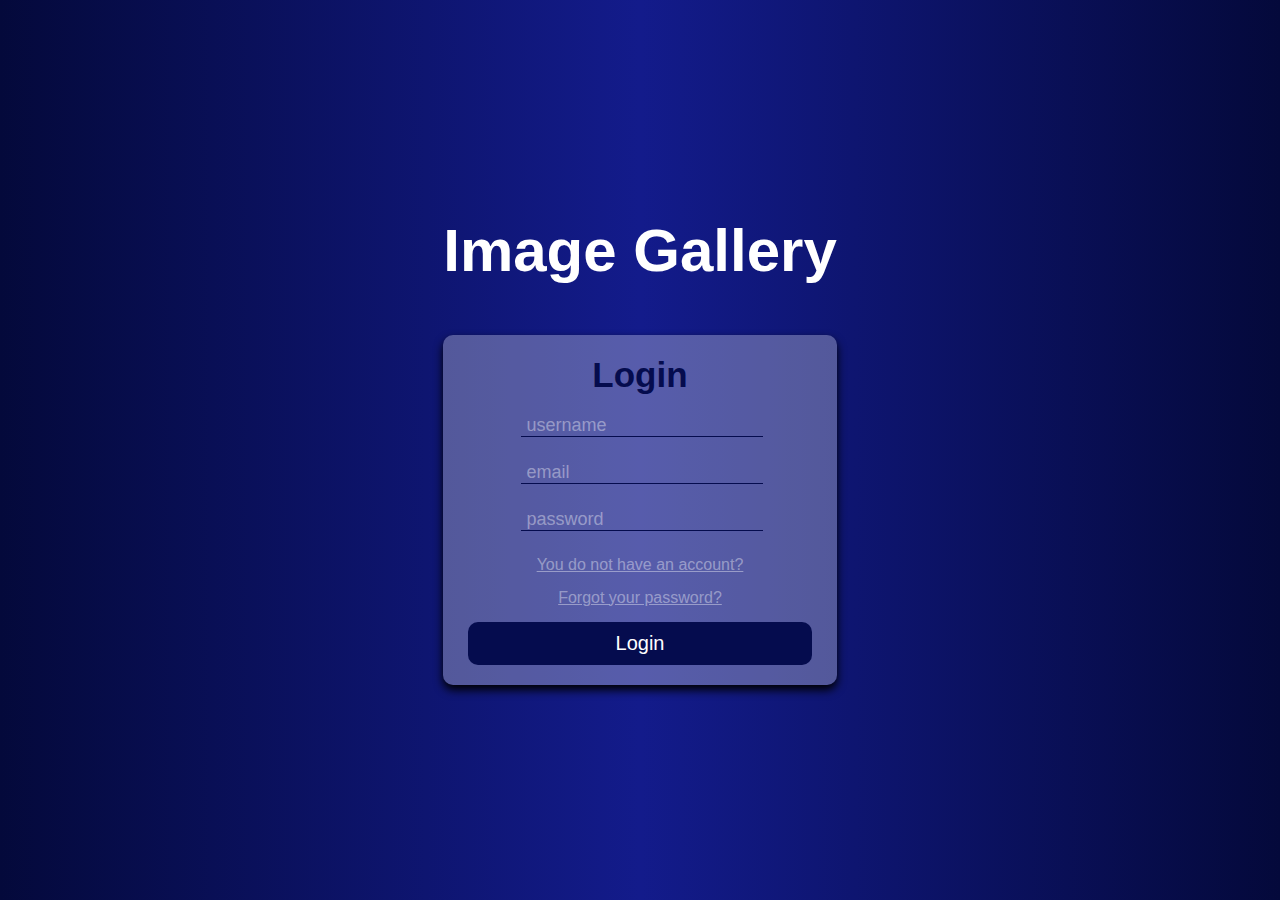
<file: html/index.html>
<!DOCTYPE html>
<html lang="en">
<head>
    <meta charset="UTF-8">
    <meta name="viewport" content="width=device-width, initial-scale=1.0">
    <title>Login</title>
    <link rel="stylesheet" href="../css/styles.css">
    <link rel="stylesheet" href="https://cdnjs.cloudflare.com/ajax/libs/font-awesome/6.5.2/css/all.min.css" integrity="sha512-SnH5WK+bZxgPHs44uWIX+LLJAJ9/2PkPKZ5QiAj6Ta86w+fsb2TkcmfRyVX3pBnMFcV7oQPJkl9QevSCWr3W6A==" crossorigin="anonymous" referrerpolicy="no-referrer" />
</head>
<body>
    <main>
        <h1>Image Gallery</h1>
        <form action="">
            <h2>Login</h2>
            <label>
                <i class="fa-solid fa-user"></i>
                <input placeholder="username" type="text" id="username">
            </label>
            <label>
                <i class="fa-solid fa-envelope"></i>
                <input placeholder="email" id="email" type="email">
            </label>
            <label>
                <i class="fa-solid fa-lock"></i>
                <input placeholder="password" type="password" id="password">
            </label>
            <a href="crear-usuario.html" class="link">You do not have an account?</a>
            <a href="#" class="link">Forgot your password?</a>
            <button id="button">Login</button>
        </form>
       
    </main>
    <script src="../js/index.js"></script>
</body>
</html>
</file>
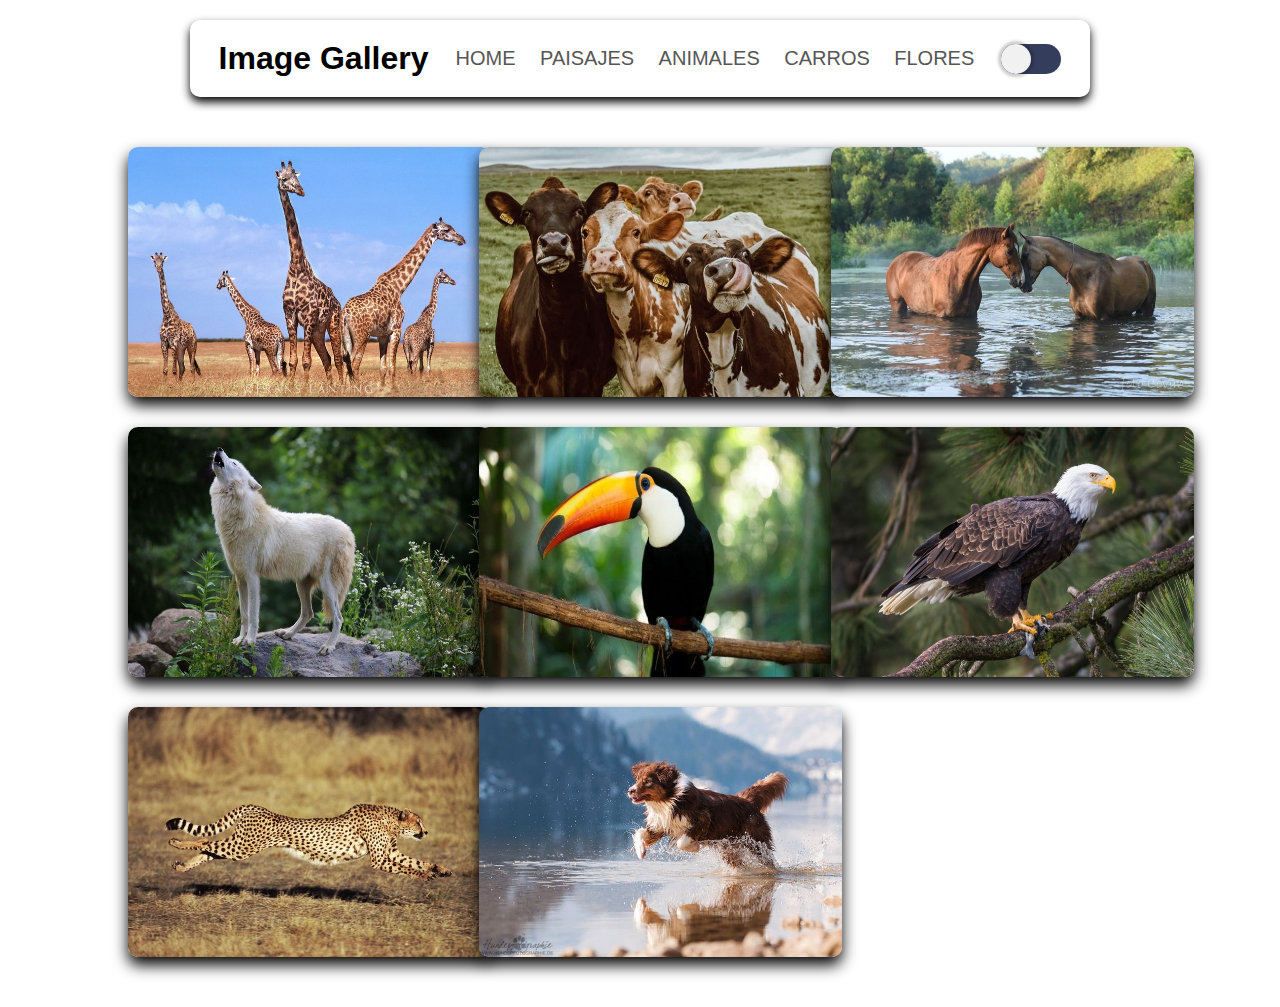
<file: animales.html>
<!DOCTYPE html>
<html lang="en">
<head>
    <meta charset="UTF-8">
    <meta name="viewport" content="width=device-width, initial-scale=1.0">
    <title>Image Gallery (Animales)</title>
    <link rel="stylesheet" href="gallery.css">
    <link rel="stylesheet" href="https://cdnjs.cloudflare.com/ajax/libs/font-awesome/6.5.2/css/all.min.css" integrity="sha512-SnH5WK+bZxgPHs44uWIX+LLJAJ9/2PkPKZ5QiAj6Ta86w+fsb2TkcmfRyVX3pBnMFcV7oQPJkl9QevSCWr3W6A==" crossorigin="anonymous" referrerpolicy="no-referrer" />
</head>
</head>
<body>
    <main>
        <div class="ful-img" id="fulImgBox">
            <img src="img/9470de45-b8bf-4394-97c6-1d99c5108756.jpg" id="fulImg" alt="">
            <span onclick="cerrarImg()">x</span>
        </div>
        <header>
            <nav>
                <div class="container-nav">
                    <div class="logo">
                        <h1><a href="index.html">Image Gallery</a></h1>
                    </div>
                    <div class="enlaces">
                        <a href="gallery.html">HOME</a>
                        <a href="paisajes.html">PAISAJES</a>
                        <a href="#">ANIMALES</a>
                        <a href="carros.html">CARROS</a>
                        <a href="flores.html">FLORES</a>
                    </div>
                    <button class="switch" id="switch">
                        <span><i class="fa-solid fa-sun"></i></span>
                        <span><i class="fa-solid fa-moon"></i></span>
                    </button>
                </div>
            </nav>
           
        </header>
        <div class="gallery">
            <img src="img/9470de45-b8bf-4394-97c6-1d99c5108756.jpg" onclick="abrirFulImg(this.src)" alt="">
            <img src="img/descarga.jpg" onclick="abrirFulImg(this.src)" alt="">
            <img src="img/575d8a1b-100e-4faf-82b7-a0072686c0a7.jpg" onclick="abrirFulImg(this.src)" alt="">
            <img src="img/Wolf.jpg" onclick="abrirFulImg(this.src)" alt="">
            <img src="img/descarga (1).jpg" onclick="abrirFulImg(this.src)" alt="">
            <img src="img/Bald Eagle Perch.jpg" onclick="abrirFulImg(this.src)" alt="">
            <img src="img/descarga (2).jpg" onclick="abrirFulImg(this.src)" alt="">
            <img src="img/descarga (3).jpg" onclick="abrirFulImg(this.src)" alt="">
        </div>
    </main>
    <script src="gallery.js"></script>
</body>
</html>
</file>
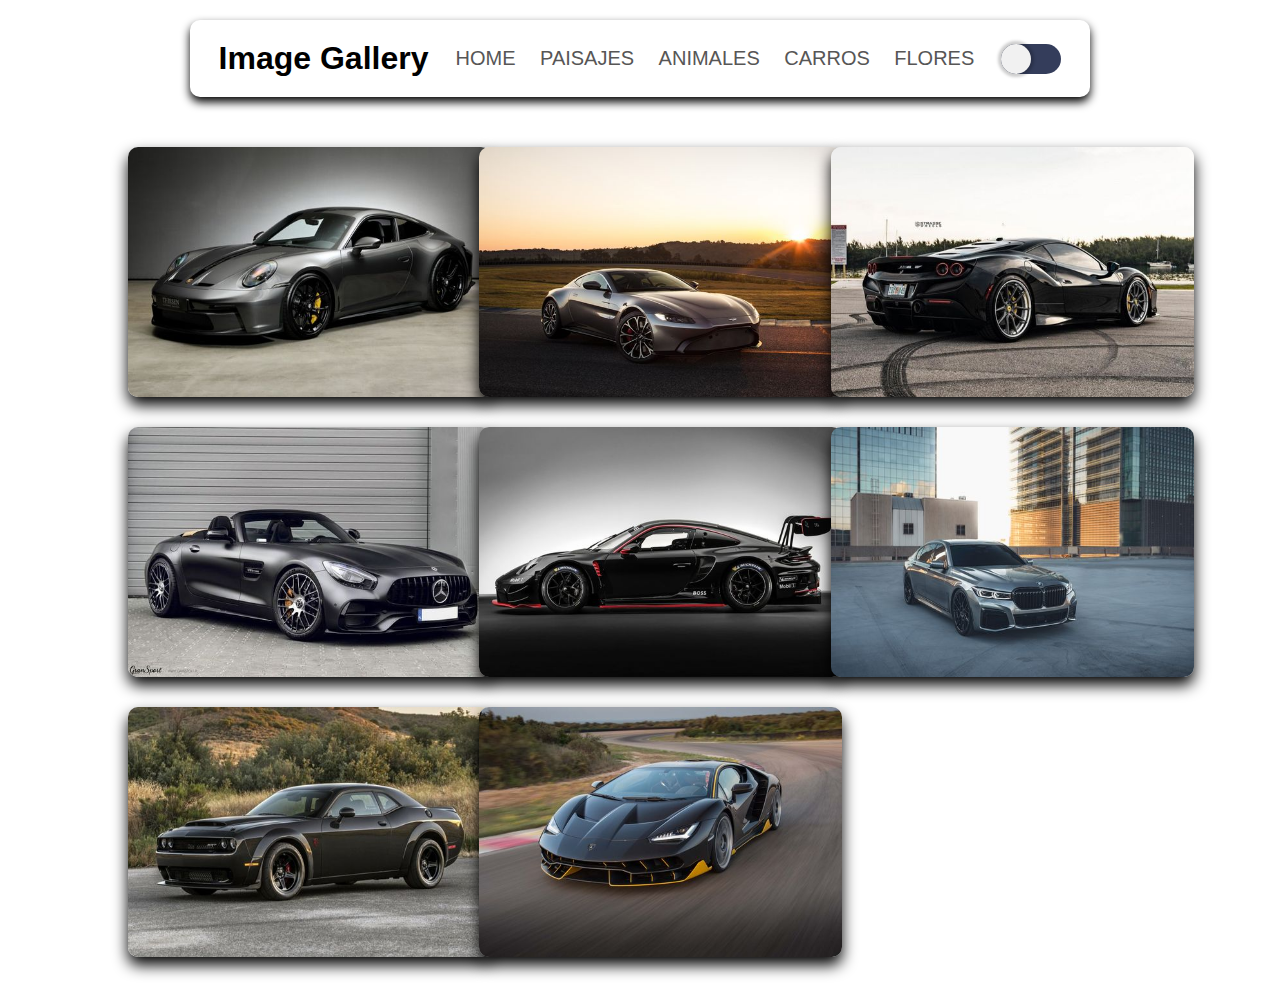
<file: carros.html>
<!DOCTYPE html>
<html lang="en">
<head>
    <meta charset="UTF-8">
    <meta name="viewport" content="width=device-width, initial-scale=1.0">
    <title>Image Gallery (Carros)</title>
    <link rel="stylesheet" href="gallery.css">
    <link rel="stylesheet" href="https://cdnjs.cloudflare.com/ajax/libs/font-awesome/6.5.2/css/all.min.css" integrity="sha512-SnH5WK+bZxgPHs44uWIX+LLJAJ9/2PkPKZ5QiAj6Ta86w+fsb2TkcmfRyVX3pBnMFcV7oQPJkl9QevSCWr3W6A==" crossorigin="anonymous" referrerpolicy="no-referrer" />
</head>
</head>
<body>
    <main>
        <div class="ful-img" id="fulImgBox">
            <img src="img/9470de45-b8bf-4394-97c6-1d99c5108756.jpg" id="fulImg" alt="">
            <span onclick="cerrarImg()">x</span>
        </div>
        <header>
            <nav>
                <div class="container-nav">
                    <div class="logo">
                        <h1><a href="index.html">Image Gallery</a></h1>
                    </div>
                    <div class="enlaces">
                        <a href="gallery.html">HOME</a>
                        <a href="paisajes.html">PAISAJES</a>
                        <a href="animales.html">ANIMALES</a>
                        <a href="#">CARROS</a>
                        <a href="flores.html">FLORES</a>
                    </div>
                    <button class="switch" id="switch">
                        <span><i class="fa-solid fa-sun"></i></span>
                        <span><i class="fa-solid fa-moon"></i></span>
                    </button>
                </div>
            </nav>
        </header>
        <div class="gallery">
            <img src="img/carro1.jpg" onclick="abrirFulImg(this.src)" alt="">
            <img src="img/carro2.jpg" onclick="abrirFulImg(this.src)" alt="">
            <img src="img/carro3.jpg" onclick="abrirFulImg(this.src)" alt="">
            <img src="img/carro4.jpg" onclick="abrirFulImg(this.src)" alt="">
            <img src="img/carro5.jpg" onclick="abrirFulImg(this.src)" alt="">
            <img src="img/carro6.jpg" onclick="abrirFulImg(this.src)" alt="">
            <img src="img/carro7.jpg" onclick="abrirFulImg(this.src)" alt="">
            <img src="img/carro8.jpg" onclick="abrirFulImg(this.src)" alt="">
        </div>
    </main>
    <script src="gallery.js"></script>
</body>
</html>
</file>
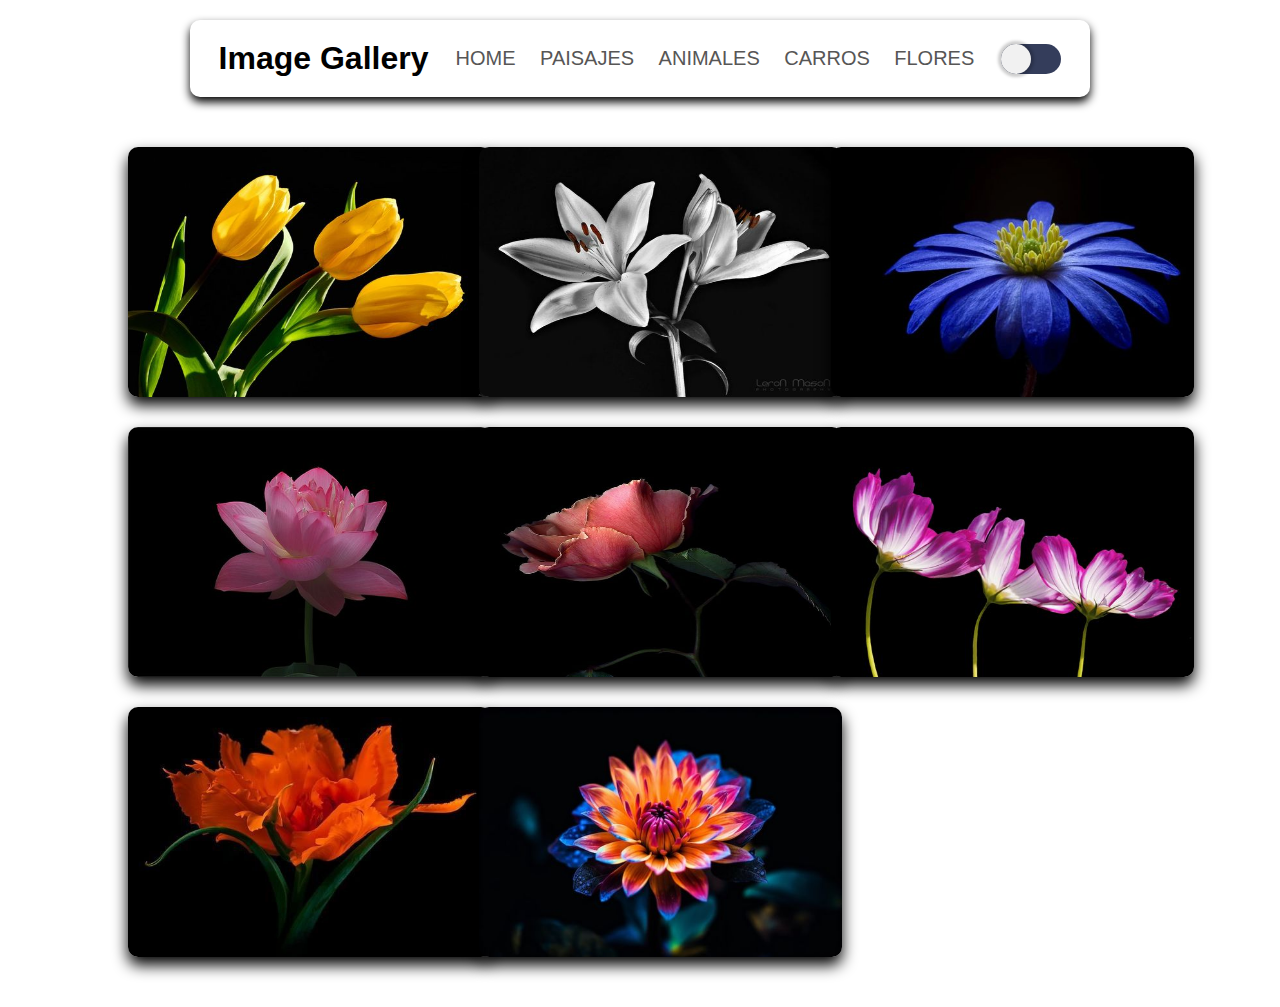
<file: flores.html>
<!DOCTYPE html>
<html lang="en">
<head>
    <meta charset="UTF-8">
    <meta name="viewport" content="width=device-width, initial-scale=1.0">
    <title>Image Gallery (Flores)</title>
    <link rel="stylesheet" href="gallery.css">
    <link rel="stylesheet" href="https://cdnjs.cloudflare.com/ajax/libs/font-awesome/6.5.2/css/all.min.css" integrity="sha512-SnH5WK+bZxgPHs44uWIX+LLJAJ9/2PkPKZ5QiAj6Ta86w+fsb2TkcmfRyVX3pBnMFcV7oQPJkl9QevSCWr3W6A==" crossorigin="anonymous" referrerpolicy="no-referrer" />
</head>
</head>
<body>
    <main>
        <div class="ful-img" id="fulImgBox">
            <img src="img/9470de45-b8bf-4394-97c6-1d99c5108756.jpg" id="fulImg" alt="">
            <span onclick="cerrarImg()">x</span>
        </div>
        <header>
            <nav>
                <div class="container-nav">
                    <div class="logo">
                        <h1><a href="index.html">Image Gallery</a></h1>
                    </div>
                    <div class="enlaces">
                        <a href="gallery.html">HOME</a>
                        <a href="paisajes.html">PAISAJES</a>
                        <a href="animales.html">ANIMALES</a>
                        <a href="carros.html">CARROS</a>
                        <a href="#">FLORES</a>
                    </div>
                    <button class="switch" id="switch">
                        <span><i class="fa-solid fa-sun"></i></span>
                        <span><i class="fa-solid fa-moon"></i></span>
                    </button>
                </div>
            </nav>
        </header>
        <div class="gallery">
            <img src="img/flor1.jpg" onclick="abrirFulImg(this.src)" alt="">
            <img src="img/flor2.jpg" onclick="abrirFulImg(this.src)" alt="">
            <img src="img/flor3.jpg" onclick="abrirFulImg(this.src)" alt="">
            <img src="img/flor4.jpg" onclick="abrirFulImg(this.src)" alt="">
            <img src="img/flor5.jpg" onclick="abrirFulImg(this.src)" alt="">
            <img src="img/flor6.jpg" onclick="abrirFulImg(this.src)" alt="">
            <img src="img/flor7.jpg" onclick="abrirFulImg(this.src)" alt="">
            <img src="img/flor8.jpg" onclick="abrirFulImg(this.src)" alt="">
        </div>
    </main>
    <script src="gallery.js"></script>
</body>
</html>
</file>
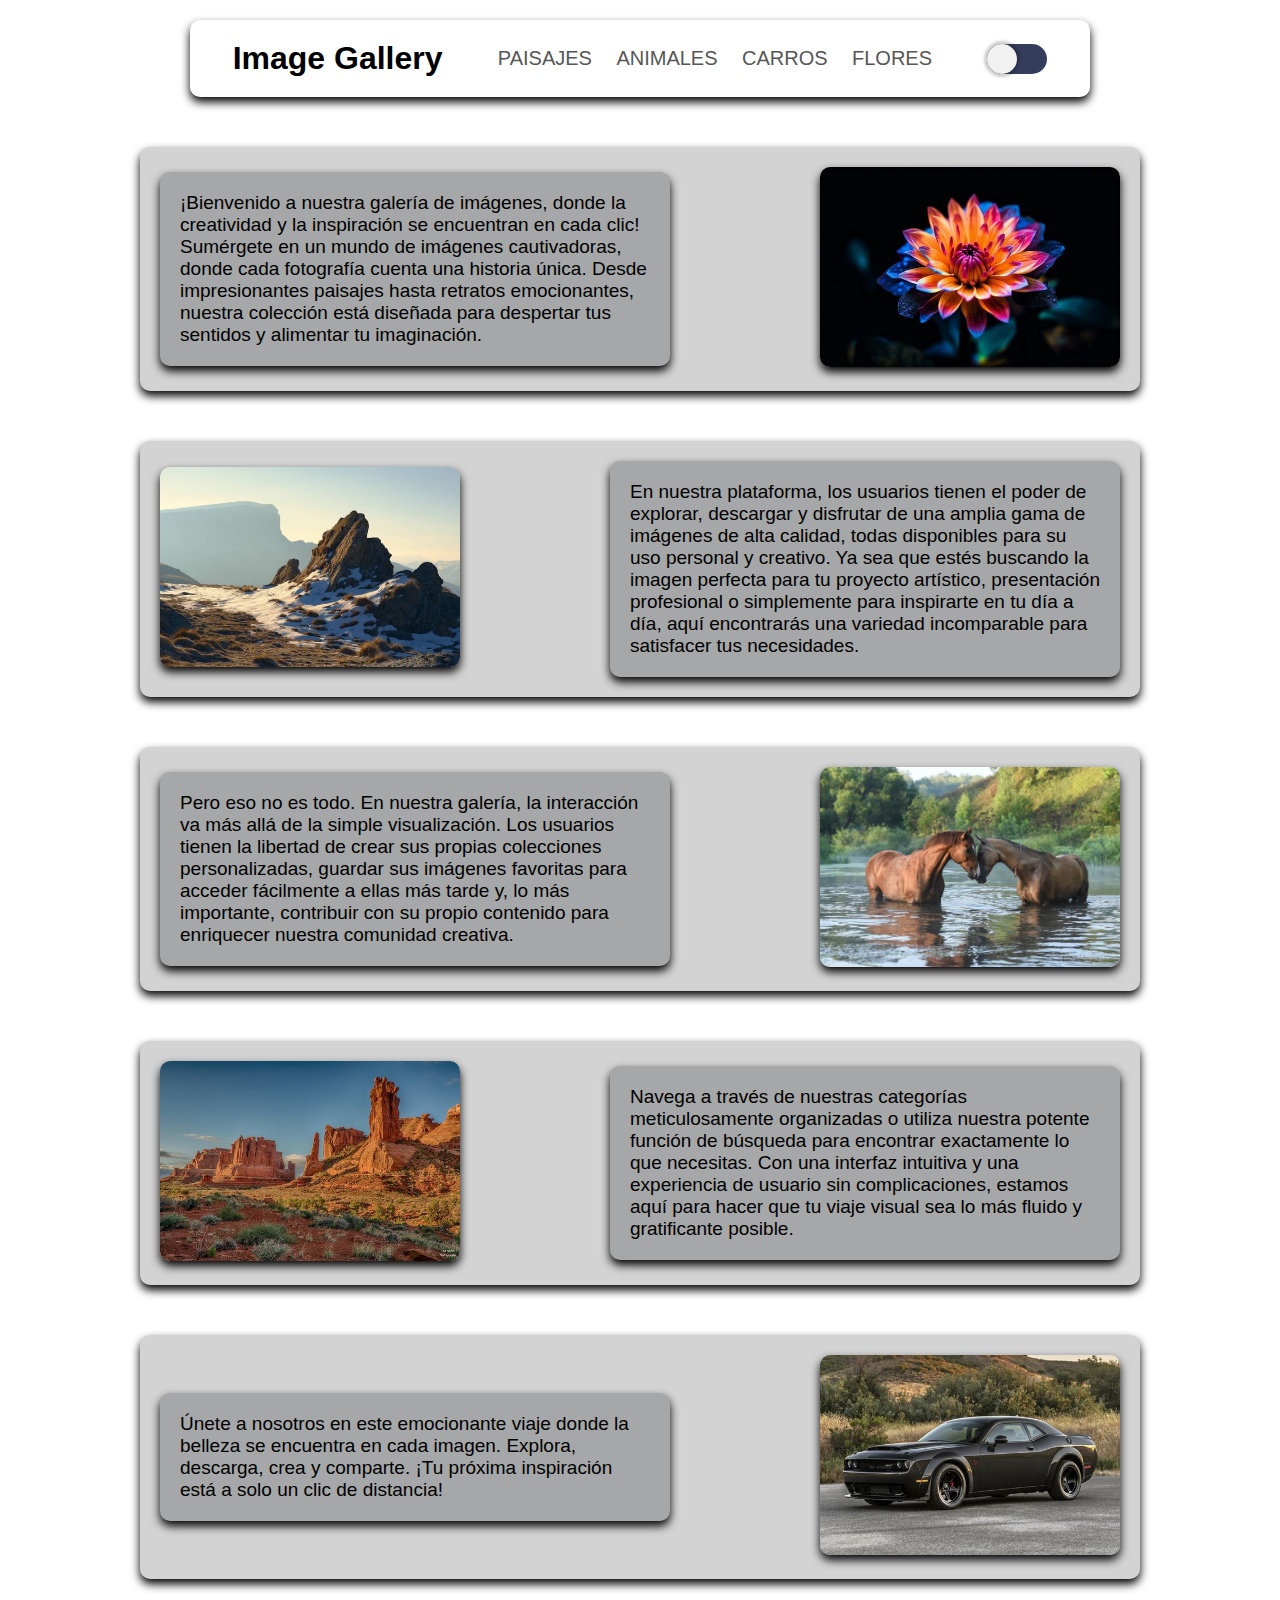
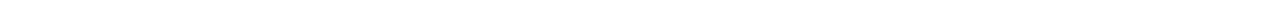
<file: gallery.html>
<!DOCTYPE html>
<html lang="en">
<head>
    <meta charset="UTF-8">
    <meta name="viewport" content="width=device-width, initial-scale=1.0">
    <title>Image Gallery</title>
    <link rel="stylesheet" href="gallery.css">
    <link rel="stylesheet" href="https://cdnjs.cloudflare.com/ajax/libs/font-awesome/6.5.2/css/all.min.css" integrity="sha512-SnH5WK+bZxgPHs44uWIX+LLJAJ9/2PkPKZ5QiAj6Ta86w+fsb2TkcmfRyVX3pBnMFcV7oQPJkl9QevSCWr3W6A==" crossorigin="anonymous" referrerpolicy="no-referrer" />
</head>
<body>
    <main>
        <header>
            <nav>
                <div class="container-nav">
                    <div class="logo">
                        <h1><a href="index.html">Image Gallery</a></h1>
                    </div>
                    <div class="enlaces">
                        <a href="paisajes.html">PAISAJES</a>
                        <a href="animales.html">ANIMALES</a>
                        <a href="carros.html">CARROS</a>
                        <a href="flores.html">FLORES</a>
                    </div>
                    <button class="switch" id="switch">
                        <span><i class="fa-solid fa-sun"></i></span>
                        <span><i class="fa-solid fa-moon"></i></span>
                    </button>
                </div>
            </nav>
        </header>
        <article>
            <div class="contenedor-parrafos">
                <div class="parrafo-img">
                    <div class="parrafo-izquierda">
                        <p>¡Bienvenido a nuestra galería de imágenes, donde la creatividad y la inspiración se encuentran en cada clic! Sumérgete en un mundo de imágenes cautivadoras, donde cada fotografía cuenta una historia única. Desde impresionantes paisajes hasta retratos emocionantes, nuestra colección está diseñada para despertar tus sentidos y alimentar tu imaginación.</p>
                    </div>
                    <div class="img-home">
                        <img src="img/flor8.jpg" alt="">
                    </div>
                </div>
                <div class="parrafo-img">
                    <div class="img-home">
                        <img src="img/Paisaje2.jpg" alt="">
                    </div>
                    <div class="parrafo-derecha">
                        <p>En nuestra plataforma, los usuarios tienen el poder de explorar, descargar y disfrutar de una amplia gama de imágenes de alta calidad, todas disponibles para su uso personal y creativo. Ya sea que estés buscando la imagen perfecta para tu proyecto artístico, presentación profesional o simplemente para inspirarte en tu día a día, aquí encontrarás una variedad incomparable para satisfacer tus necesidades.</p>
                    </div>                    
                </div>
                <div class="parrafo-img">
                    <div class="parrafo-izquierda">
                        <p>Pero eso no es todo. En nuestra galería, la interacción va más allá de la simple visualización. Los usuarios tienen la libertad de crear sus propias colecciones personalizadas, guardar sus imágenes favoritas para acceder fácilmente a ellas más tarde y, lo más importante, contribuir con su propio contenido para enriquecer nuestra comunidad creativa.</p>
                    </div>
                    <div class="img-home">
                        <img src="img/575d8a1b-100e-4faf-82b7-a0072686c0a7.jpg" alt="">
                    </div>
                    
                </div>
                <div class="parrafo-img">
                    <div class="img-home">
                        <img src="img/Paisaje8.jpg" alt="">
                    </div>
                    <div class="parrafo-derecha">
                        <p>Navega a través de nuestras categorías meticulosamente organizadas o utiliza nuestra potente función de búsqueda para encontrar exactamente lo que necesitas. Con una interfaz intuitiva y una experiencia de usuario sin complicaciones, estamos aquí para hacer que tu viaje visual sea lo más fluido y gratificante posible.</p>
                    </div>                    
                </div>
                <div class="parrafo-img">
                    <div class="parrafo-izquierda">
                        <p>Únete a nosotros en este emocionante viaje donde la belleza se encuentra en cada imagen. Explora, descarga, crea y comparte. ¡Tu próxima inspiración está a solo un clic de distancia!</p>
                    </div>
                    <div class="img-home">
                        <img src="img/carro7.jpg" alt="">
                    </div>
                    
                </div>
            </div>
        </article>
    </main>
    <script src="gallery.js"></script>
</body>
</html>
</file>
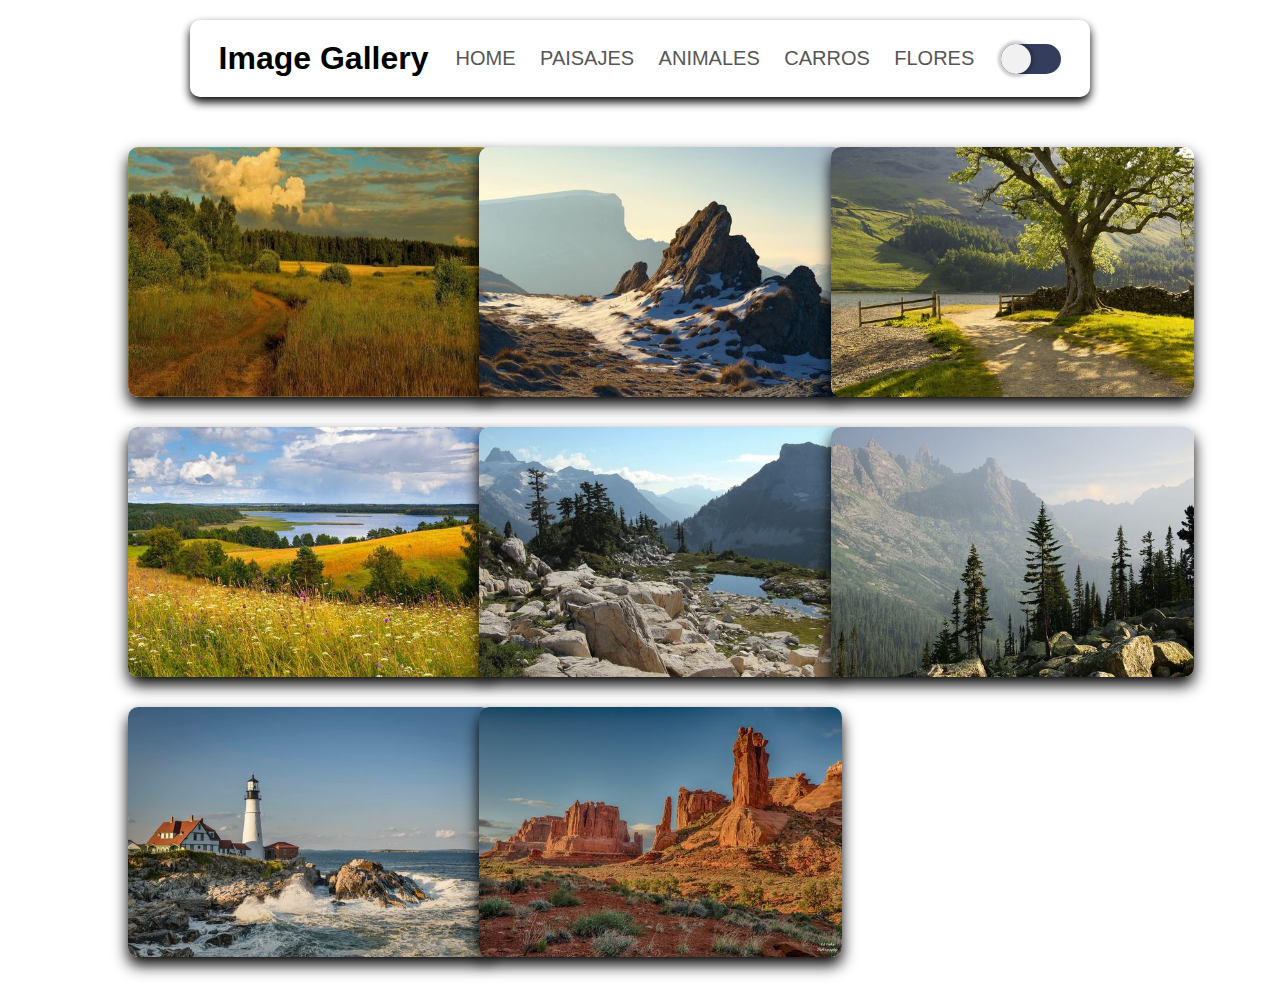
<file: paisajes.html>
<!DOCTYPE html>
<html lang="en">
<head>
    <meta charset="UTF-8">
    <meta name="viewport" content="width=device-width, initial-scale=1.0">
    <title>Image Gallery (Paisajes)</title>
    <link rel="stylesheet" href="gallery.css">
    <link rel="stylesheet" href="https://cdnjs.cloudflare.com/ajax/libs/font-awesome/6.5.2/css/all.min.css" integrity="sha512-SnH5WK+bZxgPHs44uWIX+LLJAJ9/2PkPKZ5QiAj6Ta86w+fsb2TkcmfRyVX3pBnMFcV7oQPJkl9QevSCWr3W6A==" crossorigin="anonymous" referrerpolicy="no-referrer" />
</head>
</head>
<body>
    <main>
        <div class="ful-img" id="fulImgBox">
            <img src="img/9470de45-b8bf-4394-97c6-1d99c5108756.jpg" id="fulImg" alt="">
            <span onclick="cerrarImg()">x</span>
        </div>
        <header>
            <nav>
                <div class="container-nav">
                    <div class="logo">
                        <h1><a href="index.html">Image Gallery</a></h1>
                    </div>
                    <div class="enlaces">
                        <a href="gallery.html">HOME</a>
                        <a href="#">PAISAJES</a>
                        <a href="animales.html">ANIMALES</a>
                        <a href="carros.html">CARROS</a>
                        <a href="flores.html">FLORES</a>
                    </div>
                    <button class="switch" id="switch">
                        <span><i class="fa-solid fa-sun"></i></span>
                        <span><i class="fa-solid fa-moon"></i></span>
                    </button>
                </div>
            </nav>
        </header>
        <div class="gallery">
            <img src="img/Paisaje1.jpg" onclick="abrirFulImg(this.src)" alt="">
            <img src="img/Paisaje2.jpg" onclick="abrirFulImg(this.src)" alt="">
            <img src="img/Paisaje3.jpg" onclick="abrirFulImg(this.src)" alt="">
            <img src="img/Paisaje4.jpg" onclick="abrirFulImg(this.src)" alt="">
            <img src="img/Paisaje5.jpg" onclick="abrirFulImg(this.src)" alt="">
            <img src="img/Paisaje6.jpg" onclick="abrirFulImg(this.src)" alt="">
            <img src="img/Paisaje7.jpg" onclick="abrirFulImg(this.src)" alt="">
            <img src="img/Paisaje8.jpg" onclick="abrirFulImg(this.src)" alt="">
        </div>
    </main>
    <script src="gallery.js"></script>
</body>
</html>
</file>
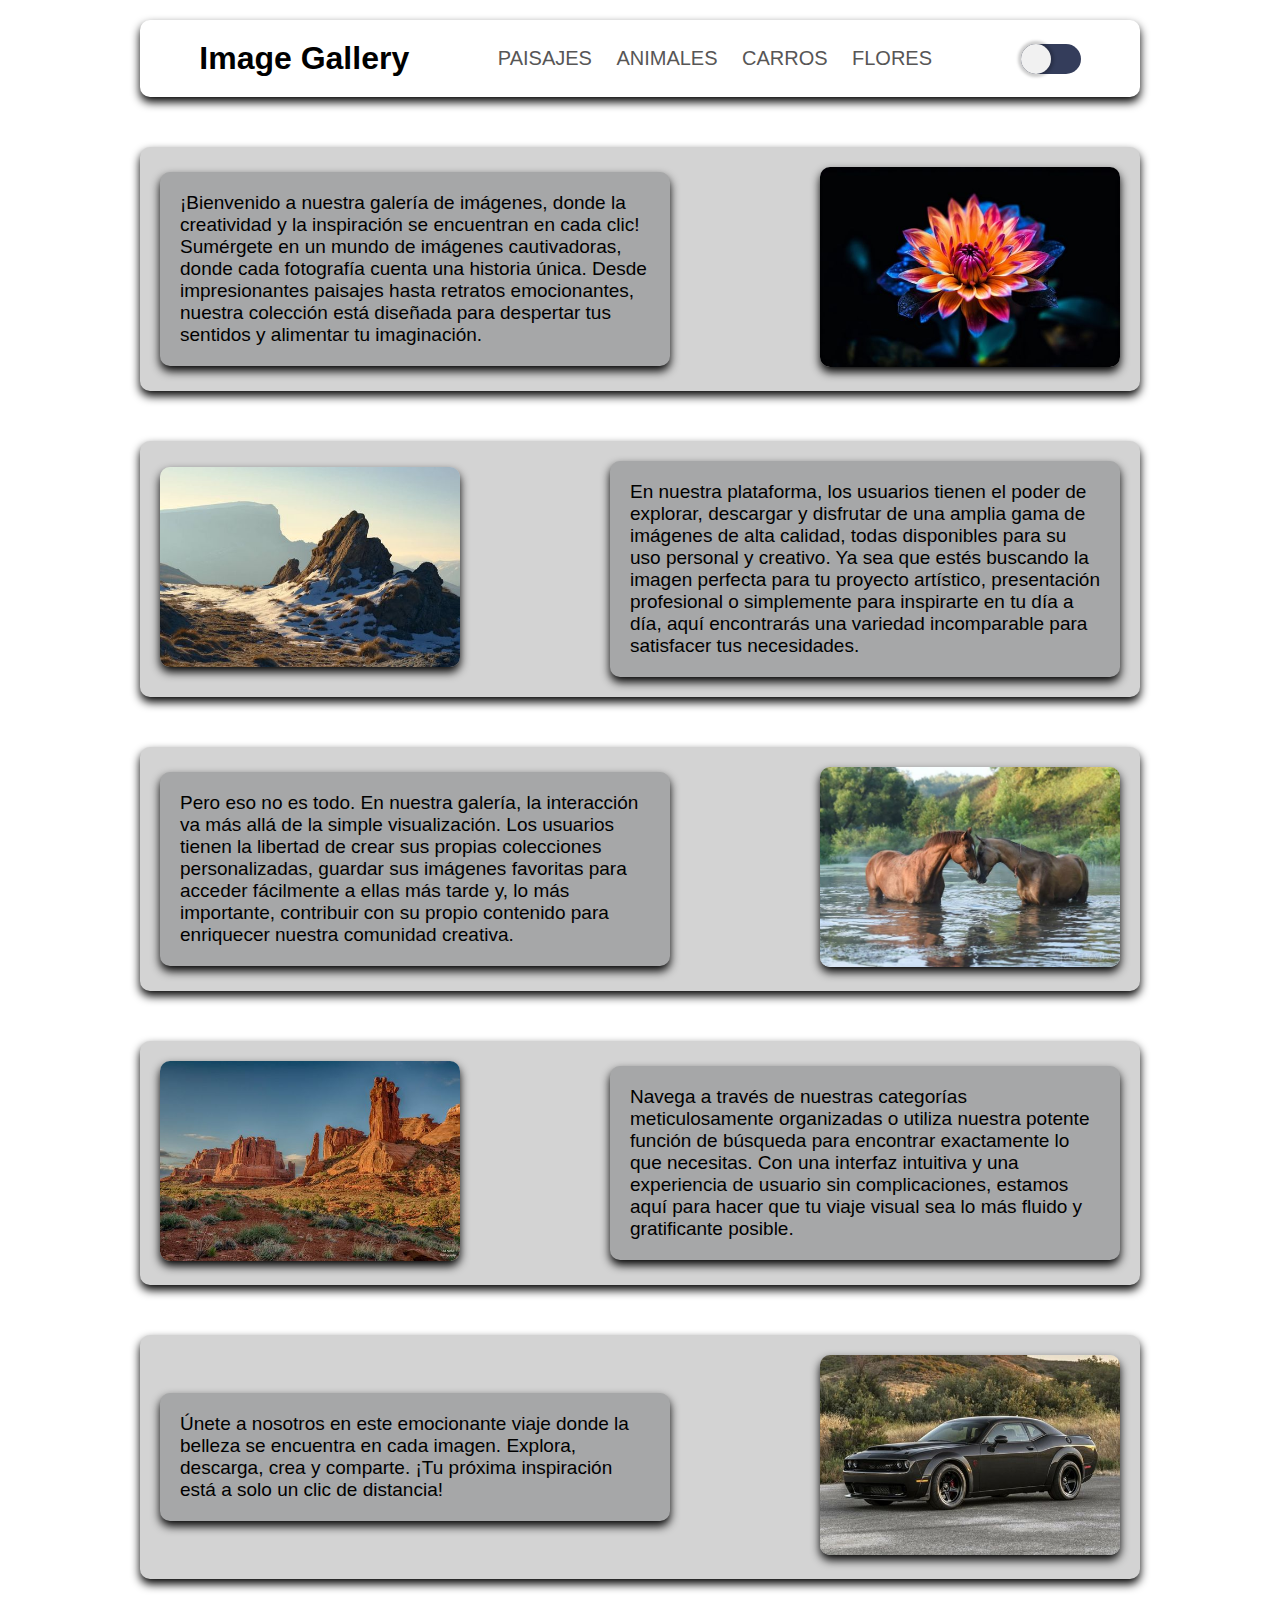
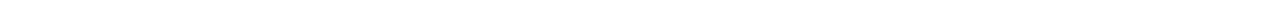
<file: html/gallery.html>
<!DOCTYPE html>
<html lang="en">
<head>
    <meta charset="UTF-8">
    <meta name="viewport" content="width=device-width, initial-scale=1.0">
    <title>Image Gallery</title>
    <link rel="stylesheet" href="../css/gallery.css">
    <link rel="stylesheet" href="https://cdnjs.cloudflare.com/ajax/libs/font-awesome/6.5.2/css/all.min.css" integrity="sha512-SnH5WK+bZxgPHs44uWIX+LLJAJ9/2PkPKZ5QiAj6Ta86w+fsb2TkcmfRyVX3pBnMFcV7oQPJkl9QevSCWr3W6A==" crossorigin="anonymous" referrerpolicy="no-referrer" />
</head>
<body>
    <main>
        <header>
            <nav>
                <div class="container-nav">
                    <div class="logo">
                        <h1><a href="index.html">Image Gallery</a></h1>
                    </div>
                    <div class="enlaces">
                        <a href="paisajes.html">PAISAJES</a>
                        <a href="animales.html">ANIMALES</a>
                        <a href="carros.html">CARROS</a>
                        <a href="flores.html">FLORES</a>
                    </div>
                    <button class="switch" id="switch">
                        <span><i class="fa-solid fa-sun"></i></span>
                        <span><i class="fa-solid fa-moon"></i></span>
                    </button>
                </div>
            </nav>
        </header>
        <article>
            <div class="contenedor-parrafos">
                <div class="parrafo-img">
                    <div class="parrafo-izquierda">
                        <p>¡Bienvenido a nuestra galería de imágenes, donde la creatividad y la inspiración se encuentran en cada clic! Sumérgete en un mundo de imágenes cautivadoras, donde cada fotografía cuenta una historia única. Desde impresionantes paisajes hasta retratos emocionantes, nuestra colección está diseñada para despertar tus sentidos y alimentar tu imaginación.</p>
                    </div>
                    <div class="img-home">
                        <img src="../img/flor8.jpg" alt="">
                    </div>
                </div>
                <div class="parrafo-img">
                    <div class="img-home">
                        <img src="../img/Paisaje2.jpg" alt="">
                    </div>
                    <div class="parrafo-derecha">
                        <p>En nuestra plataforma, los usuarios tienen el poder de explorar, descargar y disfrutar de una amplia gama de imágenes de alta calidad, todas disponibles para su uso personal y creativo. Ya sea que estés buscando la imagen perfecta para tu proyecto artístico, presentación profesional o simplemente para inspirarte en tu día a día, aquí encontrarás una variedad incomparable para satisfacer tus necesidades.</p>
                    </div>                    
                </div>
                <div class="parrafo-img">
                    <div class="parrafo-izquierda">
                        <p>Pero eso no es todo. En nuestra galería, la interacción va más allá de la simple visualización. Los usuarios tienen la libertad de crear sus propias colecciones personalizadas, guardar sus imágenes favoritas para acceder fácilmente a ellas más tarde y, lo más importante, contribuir con su propio contenido para enriquecer nuestra comunidad creativa.</p>
                    </div>
                    <div class="img-home">
                        <img src="../img/575d8a1b-100e-4faf-82b7-a0072686c0a7.jpg" alt="">
                    </div>
                    
                </div>
                <div class="parrafo-img">
                    <div class="img-home">
                        <img src="../img/Paisaje8.jpg" alt="">
                    </div>
                    <div class="parrafo-derecha">
                        <p>Navega a través de nuestras categorías meticulosamente organizadas o utiliza nuestra potente función de búsqueda para encontrar exactamente lo que necesitas. Con una interfaz intuitiva y una experiencia de usuario sin complicaciones, estamos aquí para hacer que tu viaje visual sea lo más fluido y gratificante posible.</p>
                    </div>                    
                </div>
                <div class="parrafo-img">
                    <div class="parrafo-izquierda">
                        <p>Únete a nosotros en este emocionante viaje donde la belleza se encuentra en cada imagen. Explora, descarga, crea y comparte. ¡Tu próxima inspiración está a solo un clic de distancia!</p>
                    </div>
                    <div class="img-home">
                        <img src="../img/carro7.jpg" alt="">
                    </div>
                    
                </div>
            </div>
        </article>
    </main>
    <script src="../js/gallery.js"></script>
</body>
</html>
</file>
<file: css/styles.css>
*{
    margin: 0;
    padding: 0;
    box-sizing: border-box;
    font-family: sans-serif;
}
body{
    display: flex;
    align-items: center;
    justify-content: center;
    min-height: 100vh;
    background: linear-gradient(to right, rgb(4, 9, 59), rgb(19, 27, 139), rgb(4, 9, 59));
}
form{
    display: flex;
    flex-direction: column;
    text-align: center;
    background-color: rgba(245, 245, 248, 0.3);
    padding: 20px 25px;
    box-shadow: 0 5px 10px black;
    border-radius: 10px;
}
h1{
    text-align: center;
    margin-bottom: 50px;
    font-size: 60px;
    color: white;
}
form h2{
    font-size: 35px;
    margin-bottom: 20px;
    color: rgb(5, 12, 78);
}
form label{
    margin-bottom: 25px;
}
form label .fa-solid{
    color: rgb(5, 12, 78);
    margin-right: 5px;
}
input{
    outline: none;
    border: none;
    color: black;
    background-color: transparent;
    border-bottom: solid 1px rgb(5, 12, 78);
    padding: 0 5px;
    font-size: 18px;
}

form .link{
    color: rgb(255, 255, 255, 0.4);
    margin-bottom: 15px;
}
form button{
    color: white;
    border: none;
    background-color: rgb(5, 12, 78);
    padding: 10px 15px;
    cursor: pointer;
    font-size: 20px;
    border-radius: 10px;
}

form label input::placeholder{
    color: rgb(255, 255, 255, 0.4);
}
</file>
<file: gallery.css>
*{
    margin: 0;
    padding: 0;
    box-sizing: border-box;
    font-family: sans-serif;
}
body{
    background-color: rgb(255, 255, 255);
    transition: .7s;
}
body.dark{
    background: rgb(4, 9, 59);
}
h1 a{
    text-decoration-line: none;
    color: black;
    transition: .7s;
}
body.dark h1 a{
    color: white;
}
.gallery{
    width: 80%;
    margin: 50px auto 50px;
    display: grid;
    grid-template-columns: repeat(auto-fit, minmax(300px,1fr));
    gap: 30px;
}
.gallery img{
    width: 100%;
    cursor: pointer;
    transition: 1s;
    height: 250px;
    width: 363px;
    border-radius: 10px;
    box-shadow: 0 8px 15px black;
}
body.dark .gallery img{
    box-shadow: 0 8px 15px rgb(39, 133, 221);
}
.gallery img:hover{
    transform: scale(1.1);
}
.ful-img{
    width: 100%;
    height: 100vh;
    background-color: rgba(0, 0, 0, 0.9);
    position: fixed;
    top: 0;
    left: 0;
    display: none;
    align-items: center;
    justify-content: center;
    z-index: 99;
}
.ful-img span{
    position: absolute;
    top: 5%;
    right: 5%;
    font-size: 30px;
    color: white;
    cursor: pointer;
}
.ful-img img{
    width: 90%;
    max-width: 700px;
}
nav{
    display: flex;
    align-items: center;
    justify-content: center;
}
.container-nav{
    margin-top: 20px;
    padding: 20px;
    width: 900px;
    display: flex;
    align-items: center;
    justify-content: space-around;
    background: white;
    box-shadow: 0 5px 10px black;
    border-radius: 10px;
    transition: .9s;
}
body.dark .container-nav{
    background: #222222;
    box-shadow: 0 5px 10px rgb(39, 133, 221);
}
.enlaces a{
    text-decoration-line: none;
    margin-left: 10px;
    margin-right: 10px;
    color: rgb(87, 86, 86);
    font-size: 20px;
    transition: .7s;
}
body.dark .enlaces a{
    color: white;
    transition: .7s;
}
.enlaces a:hover{
    font-size: 25px;
    color: black;
}
body.dark .enlaces a:hover{
    color: rgb(39, 133, 221);
}
.switch{
  background: #343D5B;
  border-radius: 1000px;
  border: none;
  position: relative;
  cursor: pointer;
  display: flex;
  outline: none;
}
.switch span{
    width: 30px;
    height: 30px;
    line-height: 30px;
    display: block;
    background: none;
    color: white;
}
.switch::after{
    content: "";
    display: block;
    width: 30px;
    height: 30px;
    position: absolute;
    background: #f1f1f1;
    top: 0;
    left: 0;
    right: unset;
    border-radius: 1000px;
    transition: .3s ease all;
    box-shadow: 0px 0px 3px 3px rgba(0, 0, 0, .2);
}
.switch.active{
    background: orange;
    color: black;
}
.switch.active::after{
    right: 0;
    left: unset;
}
article{
    display: flex;
    align-items: center;
    justify-content: center;
}
.contenedor-parrafos{
    width: 1000px;
    margin-bottom: 40px;
}
.parrafo-img{
    background: lightgrey;
    padding: 20px;
    margin-top: 50px;
    border-radius: 10px;
    box-shadow: 0 5px 10px black;
    display: flex;
    align-items: center;
    transition: .7s;
}
body.dark .parrafo-img{
    background-color: #4d4c4c;
    box-shadow: 0 5px 10px rgb(39, 133, 221);
}
.parrafo-izquierda{
    background: #a6a7a8;
    margin-right: 150px;
    padding: 20px;
    border-radius: 10px;
    box-shadow: 0 5px 10px;
    font-size: 19px;
}
.parrafo-derecha{
    background: #a6a7a8;
    margin-left: 150px;
    padding: 20px;
    border-radius: 10px;
    box-shadow: 0 5px 10px;
    font-size: 19px;
}
.img-home img{
    width: 300px;
    height: 200px;
    border-radius: 10px;
    box-shadow: 0 5px 10px black;
}
</file>
<file: css/gallery.css>
*{
    margin: 0;
    padding: 0;
    box-sizing: border-box;
    font-family: sans-serif;
}
body{
    background-color: rgb(255, 255, 255);
    transition: .7s;
}
body.dark{
    background: rgb(4, 9, 59);
}
h1 a{
    text-decoration-line: none;
    color: black;
    transition: .7s;
}
body.dark h1 a{
    color: white;
}
.gallery{
    width: 80%;
    margin: 50px auto 50px;
    display: grid;
    grid-template-columns: repeat(auto-fit, minmax(300px,1fr));
    gap: 30px;
}
.gallery img{
    cursor: pointer;
    height: 250px;
    width: 333px;
    border-radius: 10px;
    margin-left: 13px;
    margin-top: 13px;
    box-shadow: 0 5px 10px black;
}

.ful-img{
    width: 100%;
    height: 100vh;
    background-color: rgba(0, 0, 0, 0.9);
    position: fixed;
    top: 0;
    left: 0;
    display: none;
    align-items: center;
    justify-content: center;
    z-index: 99;
}
.ful-img span{
    position: absolute;
    top: 5%;
    right: 5%;
    font-size: 30px;
    color: white;
    cursor: pointer;
}
.ful-img img{
    width: 90%;
    max-width: 700px;
    border-radius: 10px;
}
nav{
    display: flex;
    align-items: center;
    justify-content: center;
}
.container-nav{
    margin-top: 20px;
    padding: 20px;
    width: 1000px;
    display: flex;
    align-items: center;
    justify-content: space-around;
    background: white;
    box-shadow: 0 5px 10px black;
    border-radius: 10px;
    transition: .9s;
}
body.dark .container-nav{
    background: #222222;
    box-shadow: 0 5px 10px rgb(39, 133, 221);
}
.enlaces a{
    text-decoration-line: none;
    margin-left: 10px;
    margin-right: 10px;
    color: rgb(87, 86, 86);
    font-size: 20px;
    transition: .7s;
}
body.dark .enlaces a{
    color: white;
    transition: .7s;
}
.enlaces a:hover{
    font-size: 25px;
    color: black;
}
body.dark .enlaces a:hover{
    color: rgb(39, 133, 221);
}
.switch{
  background: #343D5B;
  border-radius: 1000px;
  border: none;
  position: relative;
  cursor: pointer;
  display: flex;
  outline: none;
}
.switch span{
    width: 30px;
    height: 30px;
    line-height: 30px;
    display: block;
    background: none;
    color: white;
}
.switch::after{
    content: "";
    display: block;
    width: 30px;
    height: 30px;
    position: absolute;
    background: #f1f1f1;
    top: 0;
    left: 0;
    right: unset;
    border-radius: 1000px;
    transition: .3s ease all;
    box-shadow: 0px 0px 3px 3px rgba(0, 0, 0, .2);
}
.switch.active{
    background: orange;
    color: black;
}
.switch.active::after{
    right: 0;
    left: unset;
}
article{
    display: flex;
    align-items: center;
    justify-content: center;
}
.contenedor-parrafos{
    width: 1000px;
    margin-bottom: 40px;
}
.parrafo-img{
    background: lightgrey;
    padding: 20px;
    margin-top: 50px;
    border-radius: 10px;
    box-shadow: 0 5px 10px black;
    display: flex;
    align-items: center;
    transition: .7s;
}
body.dark .parrafo-img{
    background-color: #4d4c4c;
    box-shadow: 0 5px 10px rgb(39, 133, 221);
}
.parrafo-izquierda{
    background: #a6a7a8;
    margin-right: 150px;
    padding: 20px;
    border-radius: 10px;
    box-shadow: 0 5px 10px;
    font-size: 19px;
}
.parrafo-derecha{
    background: #a6a7a8;
    margin-left: 150px;
    padding: 20px;
    border-radius: 10px;
    box-shadow: 0 5px 10px;
    font-size: 19px;
}
.img-home img{
    width: 300px;
    height: 200px;
    border-radius: 10px;
    box-shadow: 0 5px 10px black;
}
.contenedor-img-guardado{
    background: lightgrey;
    height: 300px;
    box-shadow: 0 8px 15px black;
    border-radius: 10px;
    transition: 1s;
    
}
.contenedor-img-guardado:hover{
    transform: scale(1.1);
}
body.dark .contenedor-img-guardado{
    background: #4d4c4c;
    box-shadow: 0 8px 15px rgb(39, 133, 221);
}
.save{
    margin-right: 20px;
    margin-top: 10px;
    display: flex;
    justify-content: end;
}
.saved{
    color: white;
    font-size: 20px;
    cursor: pointer;
}
.fa-solid:hover{
    transform: scale(1.2);
}
.contenedor-img-guardado {
    text-align: center;
   
}
.imgFav {
    display: block; 
    margin: 0 auto;
    margin-bottom: 10px;
}
.username {
    margin-top: 10px; 
}
.agregarImg{
    border-radius: 5px;
    padding: 4px;
    margin-right: 8px;
    cursor: pointer;
    background: lightgrey;
    transition: .7s;
}
.agregarImg:hover{
    padding: 5px;
    font-size: 15px;
    box-shadow: 0 8px 15px black;
}

body.dark .agregarImg{
    color: white;
    background: #4d4c4c;
}

body.dark .agregarImg:hover{
    box-shadow: 0 8px 15px rgb(39, 133, 221);
}
</file>
